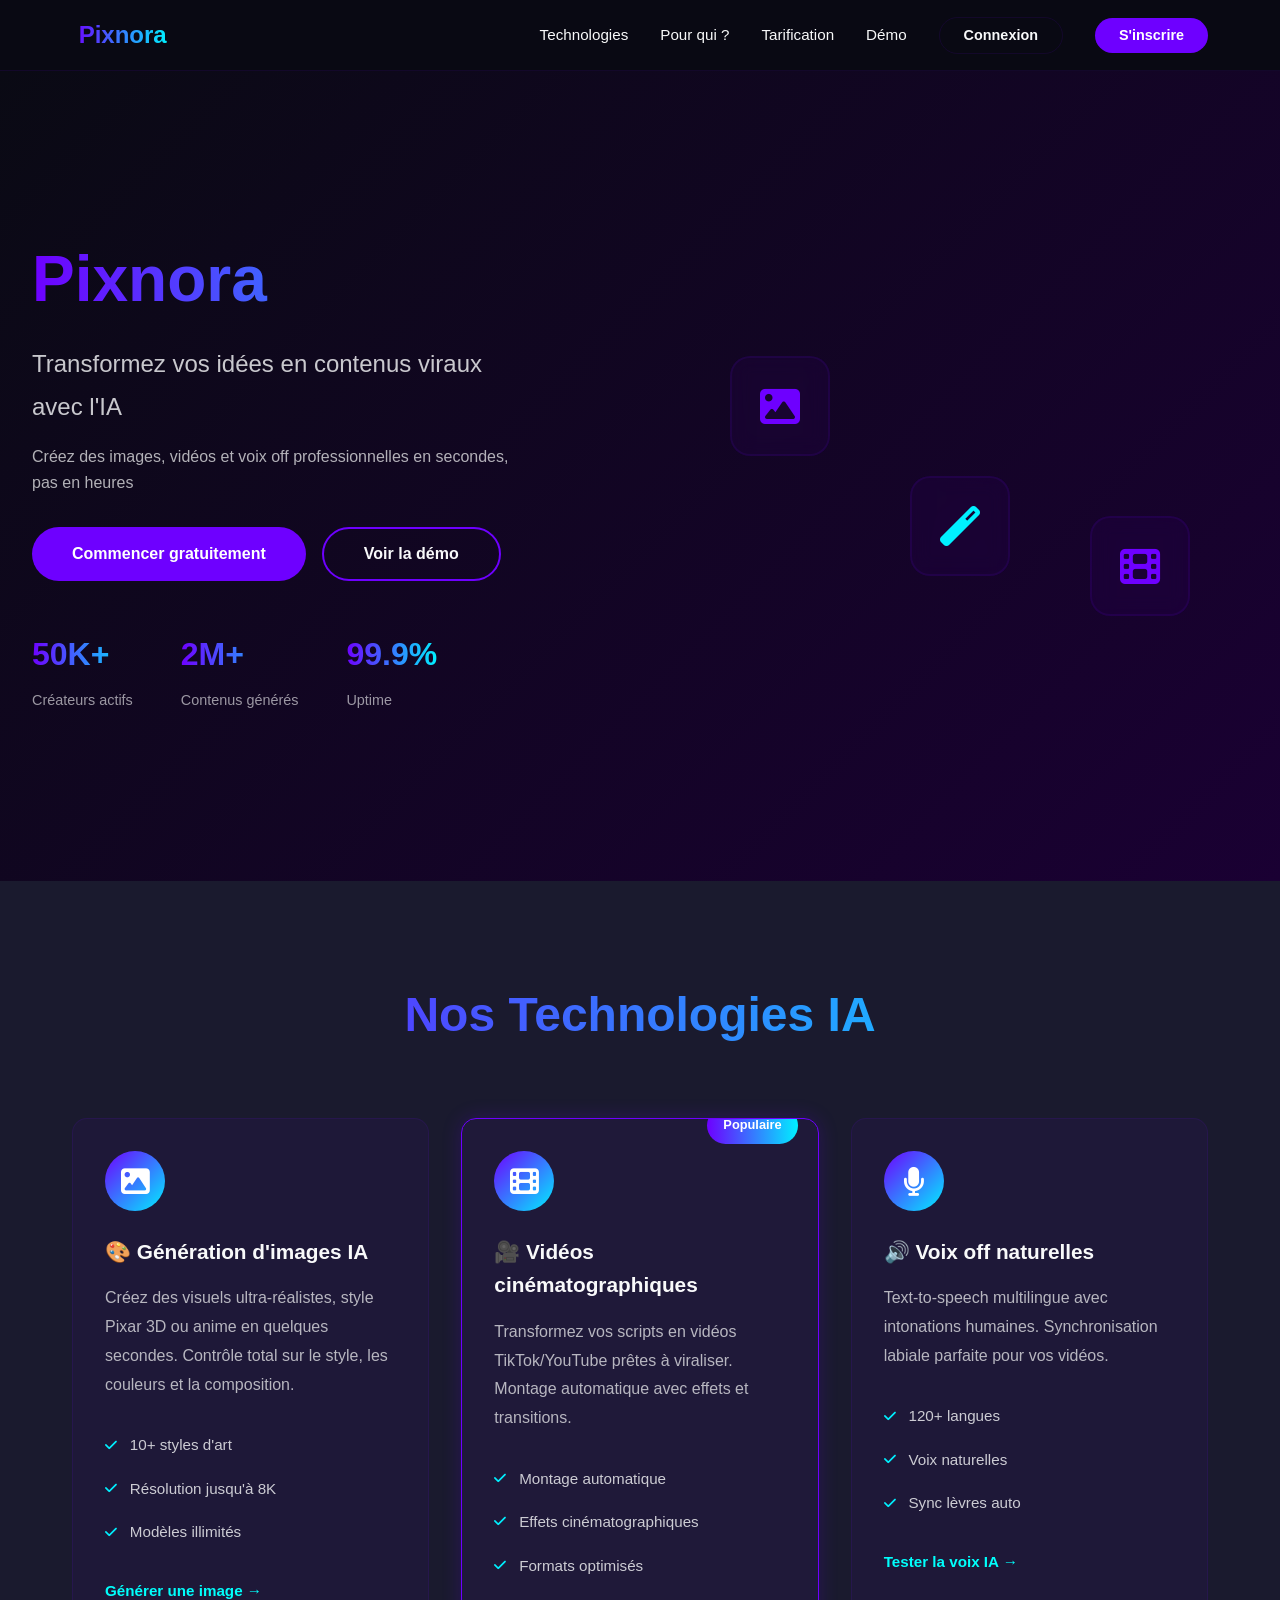
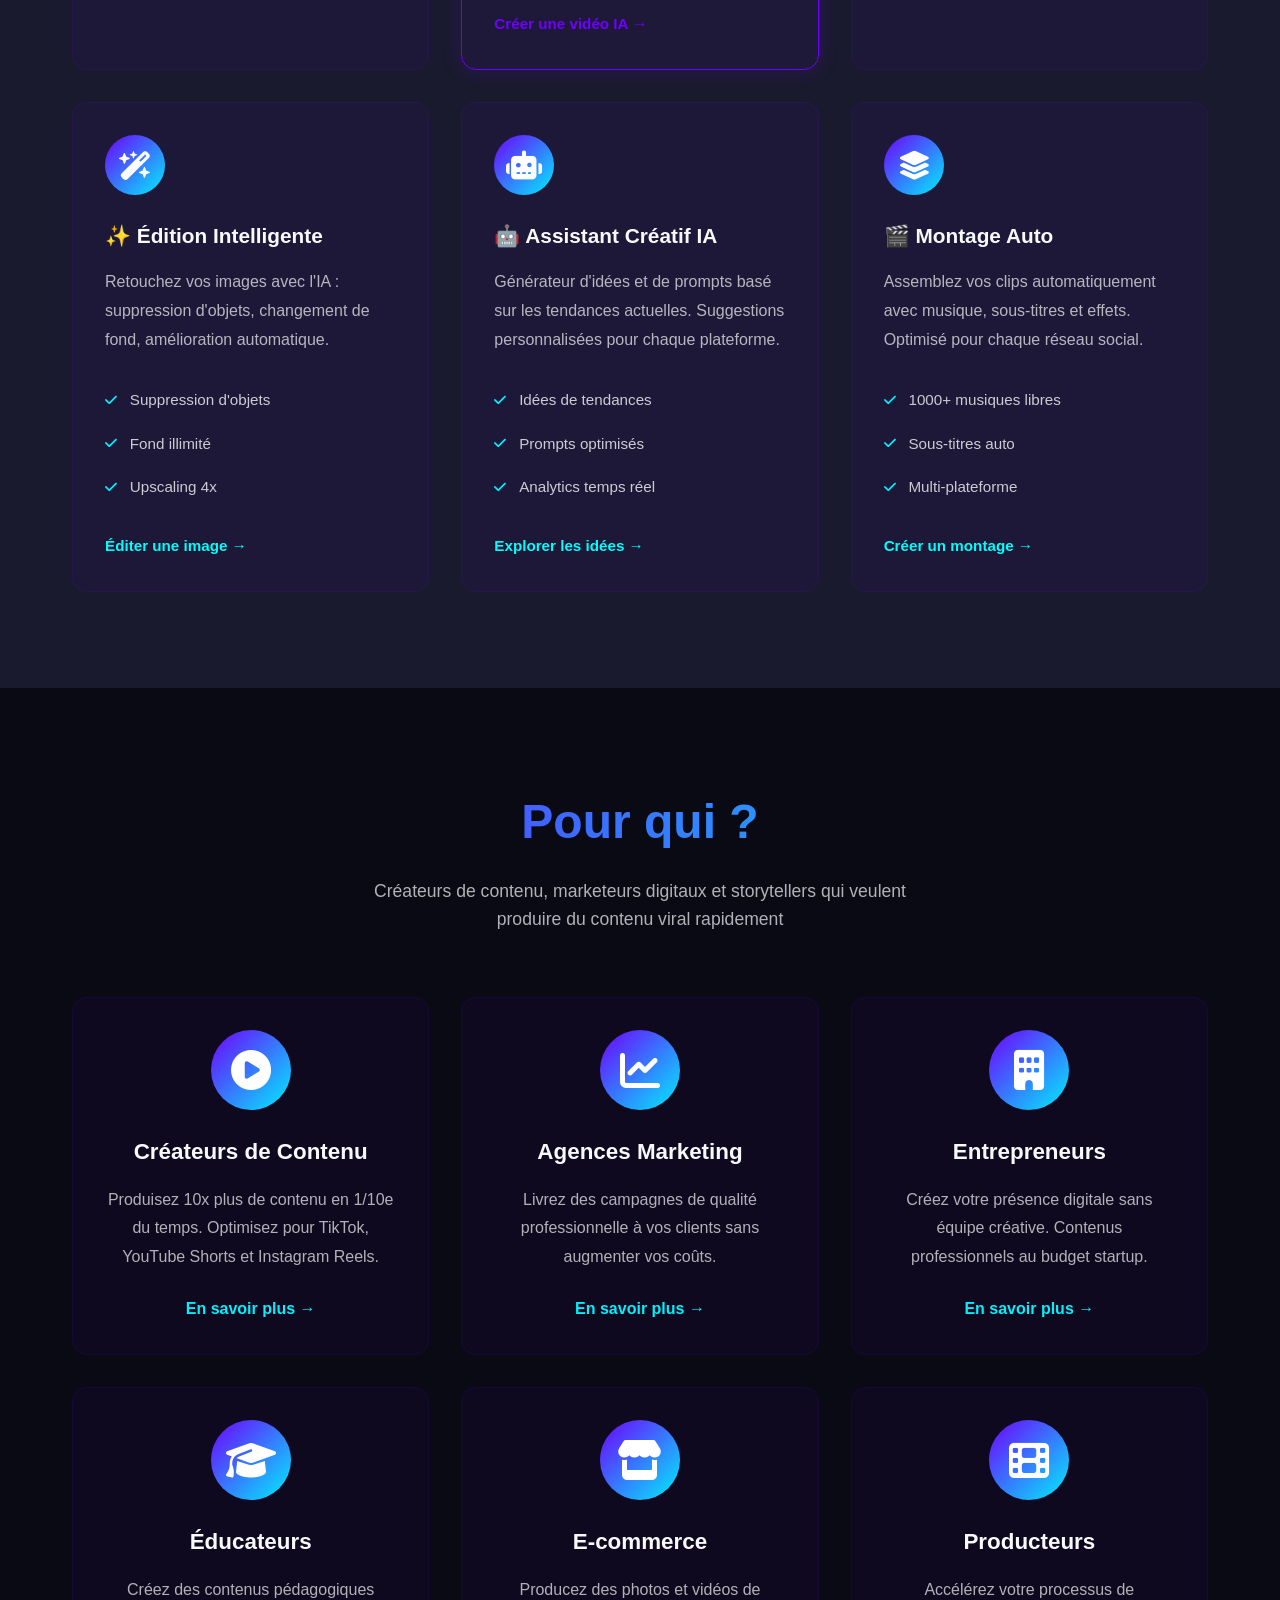
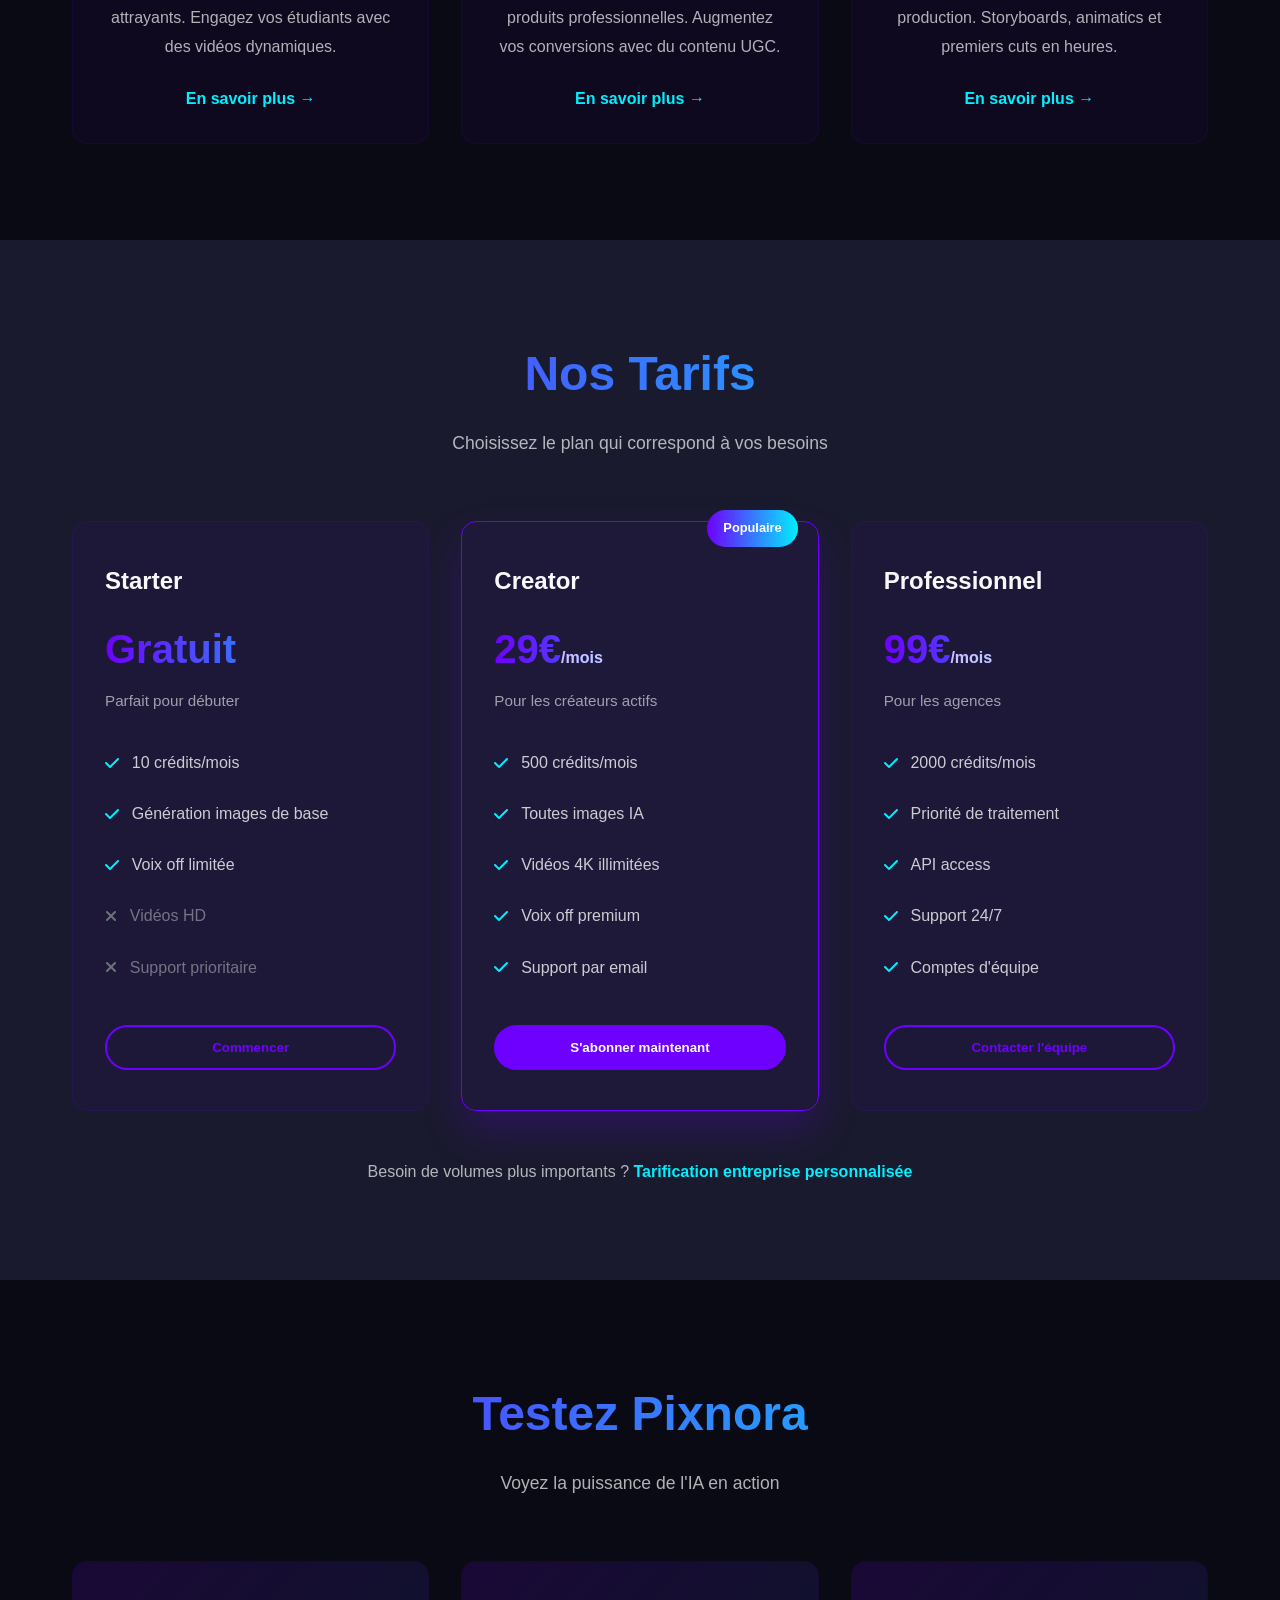
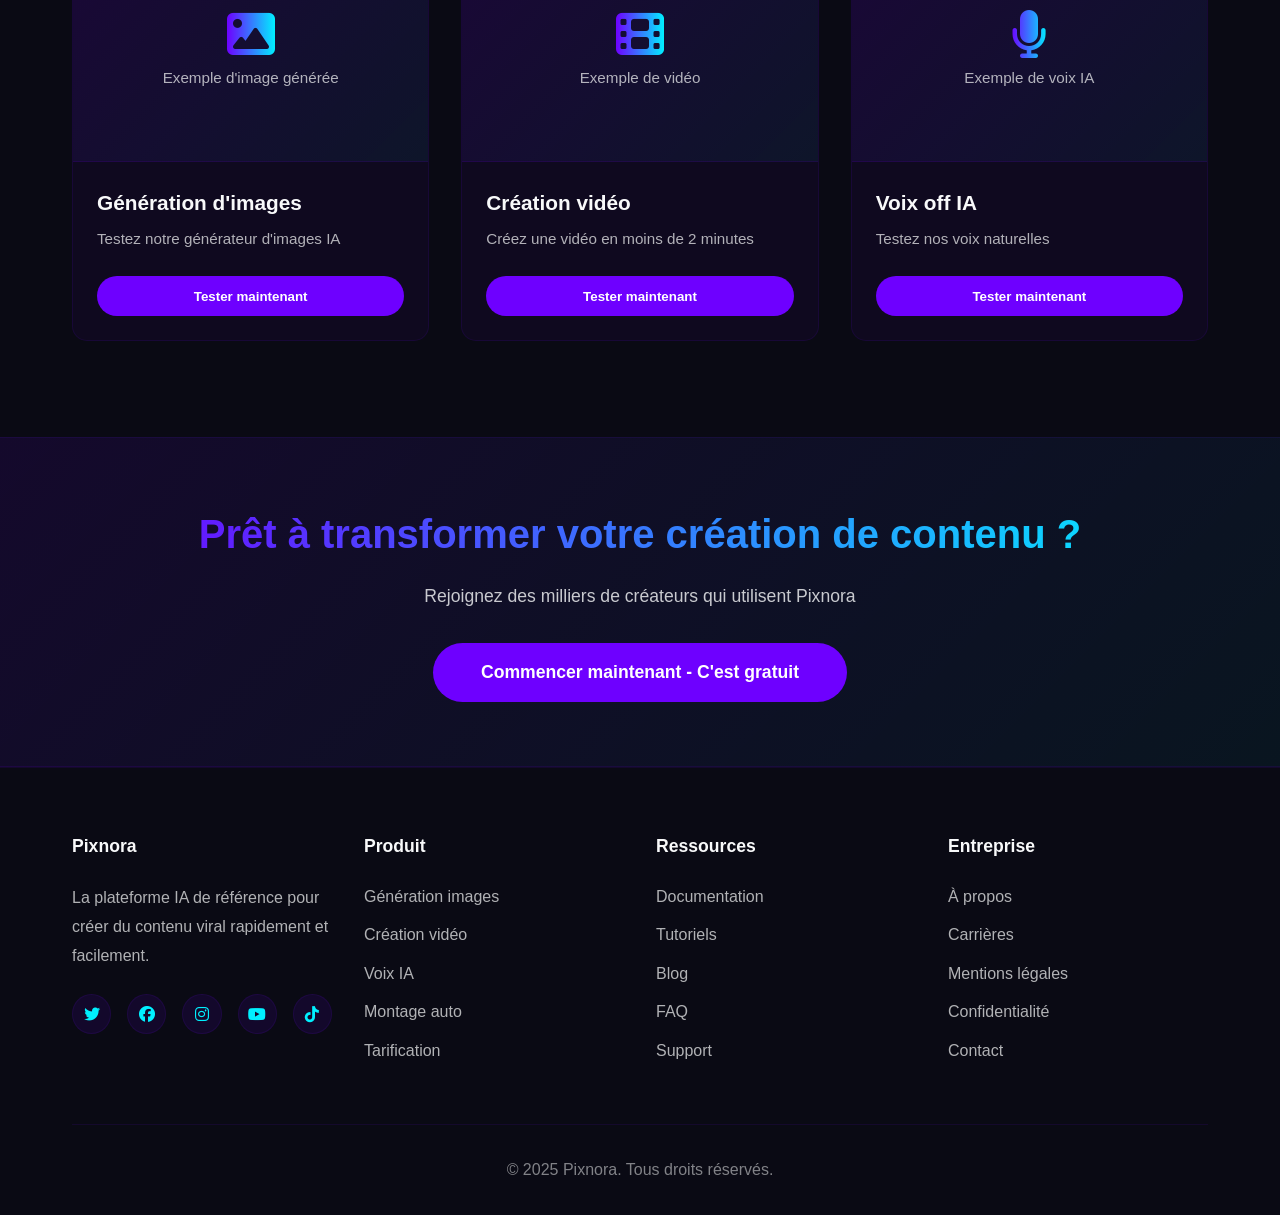
<file: index.html>
<!DOCTYPE html>
<html lang="fr">
<head>
    <meta charset="UTF-8">
    <meta name="viewport" content="width=device-width, initial-scale=1.0">
    <title>Pixnora - Plateforme IA de création de contenus viraux</title>
    <link rel="stylesheet" href="styles.css">
    <link rel="stylesheet" href="https://cdnjs.cloudflare.com/ajax/libs/font-awesome/6.4.0/css/all.min.css">
</head>
<body>
    <!-- Navigation -->
    <nav class="navbar">
        <div class="nav-container">
            <div class="logo">
                <i class="fas fa-sparkles"></i> Pixnora
            </div>
            <div class="nav-menu" id="navMenu">
                <a href="#features" class="nav-link">Technologies</a>
                <a href="#use-cases" class="nav-link">Pour qui ?</a>
                <a href="#pricing" class="nav-link">Tarification</a>
                <a href="#demo" class="nav-link">Démo</a>
                <button class="nav-btn login-btn">Connexion</button>
                <button class="nav-btn signup-btn">S'inscrire</button>
            </div>
            <div class="hamburger" id="hamburger">
                <span></span>
                <span></span>
                <span></span>
            </div>
        </div>
    </nav>

    <!-- Hero Section -->
    <section class="hero">
        <div class="hero-content">
            <h1 class="hero-title">Pixnora</h1>
            <p class="hero-subtitle">
                Transformez vos idées en contenus viraux avec l'IA
            </p>
            <div class="hero-description">
                Créez des images, vidéos et voix off professionnelles en secondes, pas en heures
            </div>
            <div class="hero-buttons">
                <button class="cta-button primary-btn">Commencer gratuitement</button>
                <button class="cta-button secondary-btn">Voir la démo</button>
            </div>
            <div class="hero-stats">
                <div class="stat">
                    <span class="stat-number">50K+</span>
                    <span class="stat-label">Créateurs actifs</span>
                </div>
                <div class="stat">
                    <span class="stat-number">2M+</span>
                    <span class="stat-label">Contenus générés</span>
                </div>
                <div class="stat">
                    <span class="stat-number">99.9%</span>
                    <span class="stat-label">Uptime</span>
                </div>
            </div>
        </div>
        <div class="hero-visual">
            <div class="floating-card card-1">
                <i class="fas fa-image"></i>
            </div>
            <div class="floating-card card-2">
                <i class="fas fa-magic"></i>
            </div>
            <div class="floating-card card-3">
                <i class="fas fa-film"></i>
            </div>
        </div>
    </section>

    <!-- Features Section -->
    <section class="features" id="features">
        <div class="container">
            <h2 class="section-title">Nos Technologies IA</h2>
            <div class="features-grid">
                <!-- Carte 1 -->
                <div class="feature-card">
                    <div class="feature-icon">
                        <i class="fas fa-image"></i>
                    </div>
                    <h3>🎨 Génération d'images IA</h3>
                    <p>Créez des visuels ultra-réalistes, style Pixar 3D ou anime en quelques secondes. Contrôle total sur le style, les couleurs et la composition.</p>
                    <ul class="feature-list">
                        <li><i class="fas fa-check"></i> 10+ styles d'art</li>
                        <li><i class="fas fa-check"></i> Résolution jusqu'à 8K</li>
                        <li><i class="fas fa-check"></i> Modèles illimités</li>
                    </ul>
                    <button class="feature-btn">Générer une image →</button>
                </div>
                
                <!-- Carte 2 -->
                <div class="feature-card featured">
                    <div class="badge-popular">Populaire</div>
                    <div class="feature-icon">
                        <i class="fas fa-film"></i>
                    </div>
                    <h3>🎥 Vidéos cinématographiques</h3>
                    <p>Transformez vos scripts en vidéos TikTok/YouTube prêtes à viraliser. Montage automatique avec effets et transitions.</p>
                    <ul class="feature-list">
                        <li><i class="fas fa-check"></i> Montage automatique</li>
                        <li><i class="fas fa-check"></i> Effets cinématographiques</li>
                        <li><i class="fas fa-check"></i> Formats optimisés</li>
                    </ul>
                    <button class="feature-btn primary">Créer une vidéo IA →</button>
                </div>
                
                <!-- Carte 3 -->
                <div class="feature-card">
                    <div class="feature-icon">
                        <i class="fas fa-microphone"></i>
                    </div>
                    <h3>🔊 Voix off naturelles</h3>
                    <p>Text-to-speech multilingue avec intonations humaines. Synchronisation labiale parfaite pour vos vidéos.</p>
                    <ul class="feature-list">
                        <li><i class="fas fa-check"></i> 120+ langues</li>
                        <li><i class="fas fa-check"></i> Voix naturelles</li>
                        <li><i class="fas fa-check"></i> Sync lèvres auto</li>
                    </ul>
                    <button class="feature-btn">Tester la voix IA →</button>
                </div>

                <!-- Carte 4 -->
                <div class="feature-card">
                    <div class="feature-icon">
                        <i class="fas fa-wand-magic-sparkles"></i>
                    </div>
                    <h3>✨ Édition Intelligente</h3>
                    <p>Retouchez vos images avec l'IA : suppression d'objets, changement de fond, amélioration automatique.</p>
                    <ul class="feature-list">
                        <li><i class="fas fa-check"></i> Suppression d'objets</li>
                        <li><i class="fas fa-check"></i> Fond illimité</li>
                        <li><i class="fas fa-check"></i> Upscaling 4x</li>
                    </ul>
                    <button class="feature-btn">Éditer une image →</button>
                </div>

                <!-- Carte 5 -->
                <div class="feature-card">
                    <div class="feature-icon">
                        <i class="fas fa-robot"></i>
                    </div>
                    <h3>🤖 Assistant Créatif IA</h3>
                    <p>Générateur d'idées et de prompts basé sur les tendances actuelles. Suggestions personnalisées pour chaque plateforme.</p>
                    <ul class="feature-list">
                        <li><i class="fas fa-check"></i> Idées de tendances</li>
                        <li><i class="fas fa-check"></i> Prompts optimisés</li>
                        <li><i class="fas fa-check"></i> Analytics temps réel</li>
                    </ul>
                    <button class="feature-btn">Explorer les idées →</button>
                </div>

                <!-- Carte 6 -->
                <div class="feature-card">
                    <div class="feature-icon">
                        <i class="fas fa-layer-group"></i>
                    </div>
                    <h3>🎬 Montage Auto</h3>
                    <p>Assemblez vos clips automatiquement avec musique, sous-titres et effets. Optimisé pour chaque réseau social.</p>
                    <ul class="feature-list">
                        <li><i class="fas fa-check"></i> 1000+ musiques libres</li>
                        <li><i class="fas fa-check"></i> Sous-titres auto</li>
                        <li><i class="fas fa-check"></i> Multi-plateforme</li>
                    </ul>
                    <button class="feature-btn">Créer un montage →</button>
                </div>
            </div>
        </div>
    </section>

    <!-- Use Cases Section -->
    <section class="use-cases" id="use-cases">
        <div class="container">
            <h2 class="section-title">Pour qui ?</h2>
            <p class="section-subtitle">Créateurs de contenu, marketeurs digitaux et storytellers qui veulent produire du contenu viral rapidement</p>
            
            <div class="use-cases-grid">
                <div class="use-case-card">
                    <div class="use-case-icon">
                        <i class="fas fa-play-circle"></i>
                    </div>
                    <h3>Créateurs de Contenu</h3>
                    <p>Produisez 10x plus de contenu en 1/10e du temps. Optimisez pour TikTok, YouTube Shorts et Instagram Reels.</p>
                    <a href="#" class="use-case-link">En savoir plus →</a>
                </div>

                <div class="use-case-card">
                    <div class="use-case-icon">
                        <i class="fas fa-chart-line"></i>
                    </div>
                    <h3>Agences Marketing</h3>
                    <p>Livrez des campagnes de qualité professionnelle à vos clients sans augmenter vos coûts.</p>
                    <a href="#" class="use-case-link">En savoir plus →</a>
                </div>

                <div class="use-case-card">
                    <div class="use-case-icon">
                        <i class="fas fa-building"></i>
                    </div>
                    <h3>Entrepreneurs</h3>
                    <p>Créez votre présence digitale sans équipe créative. Contenus professionnels au budget startup.</p>
                    <a href="#" class="use-case-link">En savoir plus →</a>
                </div>

                <div class="use-case-card">
                    <div class="use-case-icon">
                        <i class="fas fa-graduation-cap"></i>
                    </div>
                    <h3>Éducateurs</h3>
                    <p>Créez des contenus pédagogiques attrayants. Engagez vos étudiants avec des vidéos dynamiques.</p>
                    <a href="#" class="use-case-link">En savoir plus →</a>
                </div>

                <div class="use-case-card">
                    <div class="use-case-icon">
                        <i class="fas fa-store"></i>
                    </div>
                    <h3>E-commerce</h3>
                    <p>Producez des photos et vidéos de produits professionnelles. Augmentez vos conversions avec du contenu UGC.</p>
                    <a href="#" class="use-case-link">En savoir plus →</a>
                </div>

                <div class="use-case-card">
                    <div class="use-case-icon">
                        <i class="fas fa-film"></i>
                    </div>
                    <h3>Producteurs</h3>
                    <p>Accélérez votre processus de production. Storyboards, animatics et premiers cuts en heures.</p>
                    <a href="#" class="use-case-link">En savoir plus →</a>
                </div>
            </div>
        </div>
    </section>

    <!-- Pricing Section -->
    <section class="pricing" id="pricing">
        <div class="container">
            <h2 class="section-title">Nos Tarifs</h2>
            <p class="section-subtitle">Choisissez le plan qui correspond à vos besoins</p>
            
            <div class="pricing-grid">
                <div class="pricing-card">
                    <h3>Starter</h3>
                    <div class="price">Gratuit</div>
                    <p class="price-subtitle">Parfait pour débuter</p>
                    <ul class="pricing-features">
                        <li><i class="fas fa-check"></i> 10 crédits/mois</li>
                        <li><i class="fas fa-check"></i> Génération images de base</li>
                        <li><i class="fas fa-check"></i> Voix off limitée</li>
                        <li class="disabled"><i class="fas fa-times"></i> Vidéos HD</li>
                        <li class="disabled"><i class="fas fa-times"></i> Support prioritaire</li>
                    </ul>
                    <button class="pricing-btn">Commencer</button>
                </div>

                <div class="pricing-card featured">
                    <div class="badge">Populaire</div>
                    <h3>Creator</h3>
                    <div class="price">29€<span>/mois</span></div>
                    <p class="price-subtitle">Pour les créateurs actifs</p>
                    <ul class="pricing-features">
                        <li><i class="fas fa-check"></i> 500 crédits/mois</li>
                        <li><i class="fas fa-check"></i> Toutes images IA</li>
                        <li><i class="fas fa-check"></i> Vidéos 4K illimitées</li>
                        <li><i class="fas fa-check"></i> Voix off premium</li>
                        <li><i class="fas fa-check"></i> Support par email</li>
                    </ul>
                    <button class="pricing-btn primary-btn">S'abonner maintenant</button>
                </div>

                <div class="pricing-card">
                    <h3>Professionnel</h3>
                    <div class="price">99€<span>/mois</span></div>
                    <p class="price-subtitle">Pour les agences</p>
                    <ul class="pricing-features">
                        <li><i class="fas fa-check"></i> 2000 crédits/mois</li>
                        <li><i class="fas fa-check"></i> Priorité de traitement</li>
                        <li><i class="fas fa-check"></i> API access</li>
                        <li><i class="fas fa-check"></i> Support 24/7</li>
                        <li><i class="fas fa-check"></i> Comptes d'équipe</li>
                    </ul>
                    <button class="pricing-btn">Contacter l'équipe</button>
                </div>
            </div>

            <div class="pricing-comparison">
                <p>Besoin de volumes plus importants ? <a href="#" class="comparison-link">Tarification entreprise personnalisée</a></p>
            </div>
        </div>
    </section>

    <!-- Demo Section -->
    <section class="demo" id="demo">
        <div class="container">
            <h2 class="section-title">Testez Pixnora</h2>
            <p class="section-subtitle">Voyez la puissance de l'IA en action</p>
            
            <div class="demo-grid">
                <div class="demo-card">
                    <div class="demo-preview">
                        <div class="demo-placeholder">
                            <i class="fas fa-image"></i>
                            <p>Exemple d'image générée</p>
                        </div>
                    </div>
                    <h3>Génération d'images</h3>
                    <p>Testez notre générateur d'images IA</p>
                    <button class="demo-btn">Tester maintenant</button>
                </div>

                <div class="demo-card">
                    <div class="demo-preview">
                        <div class="demo-placeholder">
                            <i class="fas fa-film"></i>
                            <p>Exemple de vidéo</p>
                        </div>
                    </div>
                    <h3>Création vidéo</h3>
                    <p>Créez une vidéo en moins de 2 minutes</p>
                    <button class="demo-btn">Tester maintenant</button>
                </div>

                <div class="demo-card">
                    <div class="demo-preview">
                        <div class="demo-placeholder">
                            <i class="fas fa-microphone"></i>
                            <p>Exemple de voix IA</p>
                        </div>
                    </div>
                    <h3>Voix off IA</h3>
                    <p>Testez nos voix naturelles</p>
                    <button class="demo-btn">Tester maintenant</button>
                </div>
            </div>
        </div>
    </section>

    <!-- CTA Section -->
    <section class="cta-section">
        <div class="container">
            <h2>Prêt à transformer votre création de contenu ?</h2>
            <p>Rejoignez des milliers de créateurs qui utilisent Pixnora</p>
            <button class="cta-button primary-btn large-btn">Commencer maintenant - C'est gratuit</button>
        </div>
    </section>

    <!-- Footer -->
    <footer class="footer">
        <div class="container">
            <div class="footer-grid">
                <div class="footer-section">
                    <h4>Pixnora</h4>
                    <p>La plateforme IA de référence pour créer du contenu viral rapidement et facilement.</p>
                    <div class="social-links">
                        <a href="#"><i class="fab fa-twitter"></i></a>
                        <a href="#"><i class="fab fa-facebook"></i></a>
                        <a href="#"><i class="fab fa-instagram"></i></a>
                        <a href="#"><i class="fab fa-youtube"></i></a>
                        <a href="#"><i class="fab fa-tiktok"></i></a>
                    </div>
                </div>

                <div class="footer-section">
                    <h4>Produit</h4>
                    <ul>
                        <li><a href="#">Génération images</a></li>
                        <li><a href="#">Création vidéo</a></li>
                        <li><a href="#">Voix IA</a></li>
                        <li><a href="#">Montage auto</a></li>
                        <li><a href="#">Tarification</a></li>
                    </ul>
                </div>

                <div class="footer-section">
                    <h4>Ressources</h4>
                    <ul>
                        <li><a href="#">Documentation</a></li>
                        <li><a href="#">Tutoriels</a></li>
                        <li><a href="#">Blog</a></li>
                        <li><a href="#">FAQ</a></li>
                        <li><a href="#">Support</a></li>
                    </ul>
                </div>

                <div class="footer-section">
                    <h4>Entreprise</h4>
                    <ul>
                        <li><a href="#">À propos</a></li>
                        <li><a href="#">Carrières</a></li>
                        <li><a href="#">Mentions légales</a></li>
                        <li><a href="#">Confidentialité</a></li>
                        <li><a href="#">Contact</a></li>
                    </ul>
                </div>
            </div>

            <div class="footer-bottom">
                <p>&copy; 2025 Pixnora. Tous droits réservés.</p>
            </div>
        </div>
    </footer>

    <script src="script.js"></script>
</body>
</html>
</file>
<file: styles.css>
:root {
    --primary: #6e00ff;
    --secondary: #00f0ff;
    --dark: #0a0a14;
    --dark-light: #1a1a2e;
    --light: #f8f9fa;
    --gray: #6c757d;
    --border: rgba(110, 0, 255, 0.1);
    --neon: #00fffc;
    --transition: all 0.3s ease;
}

* {
    margin: 0;
    padding: 0;
    box-sizing: border-box;
}

body {
    font-family: 'Inter', -apple-system, BlinkMacSystemFont, 'Segoe UI', sans-serif;
    background-color: var(--dark);
    color: var(--light);
    line-height: 1.6;
    overflow-x: hidden;
}

.container {
    max-width: 1200px;
    margin: 0 auto;
    padding: 0 2rem;
}

/* Animations */
@keyframes neon-glow {
    0% { box-shadow: 0 0 5px var(--primary), 0 0 10px rgba(110, 0, 255, 0.3); }
    50% { box-shadow: 0 0 20px var(--neon), 0 0 30px rgba(0, 240, 255, 0.3); }
    100% { box-shadow: 0 0 5px var(--primary), 0 0 10px rgba(110, 0, 255, 0.3); }
}

@keyframes float {
    0%, 100% { transform: translateY(0px); }
    50% { transform: translateY(-20px); }
}

@keyframes text-glow {
    0% { text-shadow: 0 0 5px rgba(110, 0, 255, 0.3); }
    50% { text-shadow: 0 0 15px var(--neon), 0 0 25px rgba(0, 240, 255, 0.2); }
    100% { text-shadow: 0 0 5px rgba(110, 0, 255, 0.3); }
}

@keyframes slide-in {
    from {
        opacity: 0;
        transform: translateY(20px);
    }
    to {
        opacity: 1;
        transform: translateY(0);
    }
}

@keyframes pulse-glow {
    0%, 100% { border-color: rgba(110, 0, 255, 0.2); }
    50% { border-color: var(--neon); }
}

/* Navigation */
.navbar {
    background: rgba(10, 10, 20, 0.95);
    backdrop-filter: blur(10px);
    border-bottom: 1px solid var(--border);
    position: sticky;
    top: 0;
    z-index: 1000;
    padding: 1rem 0;
    transition: var(--transition);
}

.navbar:hover {
    box-shadow: 0 5px 20px rgba(110, 0, 255, 0.1);
}

.nav-container {
    max-width: 1200px;
    margin: 0 auto;
    padding: 0 2rem;
    display: flex;
    justify-content: space-between;
    align-items: center;
}

.logo {
    font-size: 1.5rem;
    font-weight: 700;
    background: linear-gradient(90deg, var(--primary), var(--secondary));
    -webkit-background-clip: text;
    background-clip: text;
    color: transparent;
    cursor: pointer;
    animation: text-glow 3s infinite;
}

.nav-menu {
    display: flex;
    gap: 2rem;
    align-items: center;
}

.nav-link {
    color: var(--light);
    text-decoration: none;
    transition: var(--transition);
    font-size: 0.95rem;
    position: relative;
}

.nav-link::after {
    content: '';
    position: absolute;
    bottom: -5px;
    left: 0;
    width: 0;
    height: 2px;
    background: var(--secondary);
    transition: width 0.3s ease;
}

.nav-link:hover::after {
    width: 100%;
}

.nav-link:hover {
    color: var(--secondary);
}

.nav-btn {
    padding: 0.6rem 1.5rem;
    border: none;
    border-radius: 25px;
    font-weight: 600;
    cursor: pointer;
    transition: var(--transition);
    font-size: 0.9rem;
}

.login-btn {
    background: transparent;
    color: var(--light);
    border: 1px solid var(--border);
}

.login-btn:hover {
    border-color: var(--primary);
    color: var(--primary);
}

.signup-btn {
    background: var(--primary);
    color: white;
    animation: neon-glow 3s infinite;
}

.signup-btn:hover {
    transform: translateY(-2px);
    box-shadow: 0 8px 25px rgba(110, 0, 255, 0.5);
}

.hamburger {
    display: none;
    flex-direction: column;
    cursor: pointer;
}

.hamburger span {
    width: 25px;
    height: 3px;
    background: var(--light);
    margin: 5px 0;
    transition: var(--transition);
    border-radius: 2px;
}

/* Hero Section */
.hero {
    background: linear-gradient(135deg, var(--dark) 0%, #1a0033 100%);
    padding: 8rem 2rem;
    display: flex;
    align-items: center;
    justify-content: space-between;
    gap: 4rem;
    min-height: 90vh;
    position: relative;
    overflow: hidden;
}

.hero-content {
    flex: 1;
    z-index: 10;
}

.hero-title {
    font-size: clamp(2.5rem, 8vw, 4rem);
    background: linear-gradient(90deg, var(--primary), var(--secondary));
    -webkit-background-clip: text;
    background-clip: text;
    color: transparent;
    margin-bottom: 1.5rem;
    font-weight: 800;
    line-height: 1.2;
    animation: float 4s infinite ease-in-out;
}

.hero-subtitle {
    font-size: clamp(1.1rem, 2vw, 1.5rem);
    color: rgba(248, 249, 250, 0.8);
    max-width: 500px;
    margin-bottom: 1rem;
    line-height: 1.8;
}

.hero-description {
    font-size: 1rem;
    color: rgba(248, 249, 250, 0.7);
    max-width: 500px;
    margin-bottom: 2rem;
}

.hero-buttons {
    display: flex;
    gap: 1rem;
    flex-wrap: wrap;
    margin-bottom: 3rem;
}

.cta-button {
    padding: 1rem 2.5rem;
    font-size: 1rem;
    border-radius: 50px;
    cursor: pointer;
    font-weight: 600;
    transition: var(--transition);
    border: none;
    white-space: nowrap;
}

.primary-btn {
    background: var(--primary);
    color: white;
}

.primary-btn:hover {
    transform: translateY(-3px);
    box-shadow: 0 10px 30px rgba(110, 0, 255, 0.4);
}

.secondary-btn {
    background: transparent;
    color: var(--light);
    border: 2px solid var(--primary);
}

.secondary-btn:hover {
    background: var(--primary);
    transform: translateY(-3px);
}

.large-btn {
    font-size: 1.1rem;
    padding: 1.2rem 3rem;
}

/* Hero Stats */
.hero-stats {
    display: flex;
    gap: 3rem;
    margin-top: 2rem;
}

.stat {
    display: flex;
    flex-direction: column;
}

.stat-number {
    font-size: 2rem;
    font-weight: 700;
    background: linear-gradient(90deg, var(--primary), var(--secondary));
    -webkit-background-clip: text;
    background-clip: text;
    color: transparent;
}

.stat-label {
    font-size: 0.9rem;
    color: rgba(248, 249, 250, 0.6);
    margin-top: 0.5rem;
}

.hero-visual {
    flex: 1;
    position: relative;
    height: 400px;
    display: flex;
    align-items: center;
    justify-content: center;
}

.floating-card {
    position: absolute;
    width: 100px;
    height: 100px;
    border: 2px solid var(--border);
    border-radius: 20px;
    display: flex;
    align-items: center;
    justify-content: center;
    font-size: 2.5rem;
    background: rgba(110, 0, 255, 0.05);
    animation: float 4s ease-in-out infinite;
    backdrop-filter: blur(10px);
}

.card-1 {
    color: var(--primary);
    animation-delay: 0s;
    top: 20%;
    left: 10%;
}

.card-2 {
    color: var(--secondary);
    animation-delay: 1s;
    top: 50%;
    left: 50%;
    transform: translateX(-50%);
}

.card-3 {
    color: var(--primary);
    animation-delay: 2s;
    top: 60%;
    right: 10%;
}

/* Features Section */
.features {
    padding: 6rem 2rem;
    background: var(--dark-light);
}

.section-title {
    font-size: clamp(2rem, 5vw, 3rem);
    text-align: center;
    margin-bottom: 1rem;
    background: linear-gradient(90deg, var(--primary), var(--secondary));
    -webkit-background-clip: text;
    background-clip: text;
    color: transparent;
    font-weight: 700;
}

.section-subtitle {
    text-align: center;
    color: rgba(248, 249, 250, 0.7);
    font-size: 1.1rem;
    margin-bottom: 4rem;
    max-width: 600px;
    margin-left: auto;
    margin-right: auto;
}

.features-grid {
    display: grid;
    grid-template-columns: repeat(auto-fit, minmax(320px, 1fr));
    gap: 2rem;
    margin-top: 4rem;
}

.feature-card {
    background: rgba(110, 0, 255, 0.05);
    border: 1px solid var(--border);
    padding: 2rem;
    border-radius: 15px;
    transition: var(--transition);
    text-align: left;
    position: relative;
    overflow: hidden;
}

.feature-card::before {
    content: '';
    position: absolute;
    top: 0;
    left: -100%;
    width: 100%;
    height: 100%;
    background: linear-gradient(90deg, transparent, rgba(0, 240, 255, 0.1), transparent);
    transition: left 0.5s ease;
    pointer-events: none;
}

.feature-card:hover::before {
    left: 100%;
}

.feature-card:hover {
    border-color: var(--neon);
    transform: translateY(-5px);
    box-shadow: 0 10px 30px rgba(110, 0, 255, 0.15);
    animation: neon-glow 1.5s ease-in-out;
}

.feature-card.featured {
    border-color: var(--primary);
    box-shadow: 0 0 20px rgba(110, 0, 255, 0.2);
}

.badge-popular {
    position: absolute;
    top: -12px;
    right: 20px;
    background: linear-gradient(90deg, var(--primary), var(--secondary));
    color: white;
    padding: 0.5rem 1rem;
    border-radius: 20px;
    font-size: 0.8rem;
    font-weight: 600;
    animation: neon-glow 3s infinite;
}

.feature-icon {
    width: 60px;
    height: 60px;
    background: linear-gradient(135deg, var(--primary), var(--secondary));
    border-radius: 50%;
    display: flex;
    align-items: center;
    justify-content: center;
    font-size: 1.8rem;
    color: white;
    margin-bottom: 1.5rem;
}

.feature-card h3 {
    font-size: 1.3rem;
    margin-bottom: 1rem;
    color: var(--light);
}

.feature-card p {
    color: rgba(248, 249, 250, 0.7);
    line-height: 1.8;
    margin-bottom: 1.5rem;
}

.feature-list {
    list-style: none;
    margin-bottom: 1.5rem;
}

.feature-list li {
    padding: 0.6rem 0;
    color: rgba(248, 249, 250, 0.8);
    display: flex;
    align-items: center;
    gap: 0.8rem;
    font-size: 0.95rem;
}

.feature-list li i {
    color: var(--secondary);
    font-size: 0.85rem;
}

.feature-btn {
    background: none;
    border: none;
    color: var(--neon);
    cursor: pointer;
    font-weight: 600;
    font-size: 0.95rem;
    transition: var(--transition);
}

.feature-btn:hover {
    color: var(--secondary);
    transform: translateX(5px);
}

.feature-btn.primary {
    color: var(--primary);
}

/* Use Cases Section */
.use-cases {
    padding: 6rem 2rem;
    background: var(--dark);
}

.use-cases-grid {
    display: grid;
    grid-template-columns: repeat(auto-fit, minmax(300px, 1fr));
    gap: 2rem;
    margin-top: 4rem;
}

.use-case-card {
    background: rgba(110, 0, 255, 0.05);
    border: 1px solid var(--border);
    padding: 2rem;
    border-radius: 15px;
    transition: var(--transition);
    text-align: center;
}

.use-case-card:hover {
    border-color: var(--primary);
    transform: translateY(-5px);
    box-shadow: 0 10px 30px rgba(110, 0, 255, 0.15);
}

.use-case-icon {
    width: 80px;
    height: 80px;
    background: linear-gradient(135deg, var(--primary), var(--secondary));
    border-radius: 50%;
    display: flex;
    align-items: center;
    justify-content: center;
    font-size: 2.5rem;
    color: white;
    margin: 0 auto 1.5rem;
}

.use-case-card h3 {
    font-size: 1.4rem;
    margin-bottom: 1rem;
    color: var(--light);
}

.use-case-card p {
    color: rgba(248, 249, 250, 0.7);
    line-height: 1.8;
    margin-bottom: 1.5rem;
}

.use-case-link {
    color: var(--secondary);
    text-decoration: none;
    font-weight: 600;
    transition: var(--transition);
    display: inline-block;
}

.use-case-link:hover {
    color: var(--neon);
    transform: translateX(5px);
}

/* Pricing Section */
.pricing {
    padding: 6rem 2rem;
    background: var(--dark-light);
}

.pricing-grid {
    display: grid;
    grid-template-columns: repeat(auto-fit, minmax(320px, 1fr));
    gap: 2rem;
    margin-top: 4rem;
}

.pricing-card {
    background: rgba(110, 0, 255, 0.05);
    border: 1px solid var(--border);
    padding: 2.5rem 2rem;
    border-radius: 15px;
    transition: var(--transition);
    position: relative;
    display: flex;
    flex-direction: column;
}

.pricing-card:hover {
    border-color: var(--primary);
    box-shadow: 0 10px 40px rgba(110, 0, 255, 0.15);
}

.pricing-card.featured {
    border-color: var(--primary);
    transform: scale(1.05);
    box-shadow: 0 20px 40px rgba(110, 0, 255, 0.2);
}

.badge {
    position: absolute;
    top: -12px;
    right: 20px;
    background: linear-gradient(90deg, var(--primary), var(--secondary));
    color: white;
    padding: 0.5rem 1rem;
    border-radius: 20px;
    font-size: 0.8rem;
    font-weight: 600;
    animation: neon-glow 3s infinite;
}

.pricing-card h3 {
    font-size: 1.5rem;
    margin-bottom: 1rem;
    color: var(--light);
}

.price {
    font-size: 2.5rem;
    font-weight: 700;
    background: linear-gradient(90deg, var(--primary), var(--secondary));
    -webkit-background-clip: text;
    background-clip: text;
    color: transparent;
    margin-bottom: 0.5rem;
}

.price span {
    font-size: 1rem;
    color: rgba(248, 249, 250, 0.7);
}

.price-subtitle {
    color: rgba(248, 249, 250, 0.6);
    font-size: 0.95rem;
    margin-bottom: 1.5rem;
}

.pricing-features {
    list-style: none;
    margin-bottom: 2rem;
    flex-grow: 1;
}

.pricing-features li {
    padding: 0.8rem 0;
    color: rgba(248, 249, 250, 0.8);
    display: flex;
    align-items: center;
    gap: 0.8rem;
}

.pricing-features li i {
    color: var(--secondary);
}

.pricing-features li.disabled {
    color: rgba(248, 249, 250, 0.4);
}

.pricing-features li.disabled i {
    color: var(--gray);
}

.pricing-btn {
    padding: 0.8rem 2rem;
    border: 2px solid var(--primary);
    background: transparent;
    color: var(--primary);
    border-radius: 50px;
    font-weight: 600;
    cursor: pointer;
    transition: var(--transition);
}

.pricing-btn:hover {
    background: var(--primary);
    color: white;
}

.pricing-card.featured .pricing-btn {
    background: var(--primary);
    color: white;
    border-color: var(--primary);
}

.pricing-card.featured .pricing-btn:hover {
    box-shadow: 0 10px 30px rgba(110, 0, 255, 0.4);
}

.pricing-comparison {
    text-align: center;
    margin-top: 3rem;
    color: rgba(248, 249, 250, 0.7);
}

.comparison-link {
    color: var(--secondary);
    text-decoration: none;
    font-weight: 600;
    transition: var(--transition);
}

.comparison-link:hover {
    color: var(--neon);
}

/* Demo Section */
.demo {
    padding: 6rem 2rem;
    background: var(--dark);
}

.demo-grid {
    display: grid;
    grid-template-columns: repeat(auto-fit, minmax(320px, 1fr));
    gap: 2rem;
    margin-top: 4rem;
}

.demo-card {
    background: rgba(110, 0, 255, 0.05);
    border: 1px solid var(--border);
    border-radius: 15px;
    overflow: hidden;
    transition: var(--transition);
}

.demo-card:hover {
    border-color: var(--neon);
    box-shadow: 0 10px 30px rgba(110, 0, 255, 0.15);
    transform: translateY(-5px);
}

.demo-preview {
    width: 100%;
    height: 200px;
    background: linear-gradient(135deg, rgba(110, 0, 255, 0.1), rgba(0, 240, 255, 0.05));
    display: flex;
    align-items: center;
    justify-content: center;
    border-bottom: 1px solid var(--border);
}

.demo-placeholder {
    text-align: center;
}

.demo-placeholder i {
    font-size: 3rem;
    background: linear-gradient(90deg, var(--primary), var(--secondary));
    -webkit-background-clip: text;
    background-clip: text;
    color: transparent;
    margin-bottom: 0.5rem;
}

.demo-placeholder p {
    color: rgba(248, 249, 250, 0.6);
    font-size: 0.9rem;
}

.demo-card h3 {
    font-size: 1.3rem;
    margin: 1.5rem 0 0.5rem 0;
    color: var(--light);
    padding: 0 1.5rem;
}

.demo-card p {
    color: rgba(248, 249, 250, 0.7);
    font-size: 0.95rem;
    padding: 0 1.5rem;
    margin-bottom: 1.5rem;
}

.demo-btn {
    background: var(--primary);
    color: white;
    border: none;
    padding: 0.8rem 1.5rem;
    border-radius: 25px;
    cursor: pointer;
    font-weight: 600;
    margin: 0 1.5rem 1.5rem 1.5rem;
    transition: var(--transition);
    width: calc(100% - 3rem);
}

.demo-btn:hover {
    background: var(--secondary);
    transform: translateY(-2px);
    box-shadow: 0 5px 15px rgba(0, 240, 255, 0.3);
}

/* CTA Section */
.cta-section {
    padding: 4rem 2rem;
    background: linear-gradient(135deg, rgba(110, 0, 255, 0.1), rgba(0, 240, 255, 0.05));
    border-top: 1px solid var(--border);
    border-bottom: 1px solid var(--border);
    text-align: center;
}

.cta-section h2 {
    font-size: 2.5rem;
    margin-bottom: 1rem;
    background: linear-gradient(90deg, var(--primary), var(--secondary));
    -webkit-background-clip: text;
    background-clip: text;
    color: transparent;
}

.cta-section p {
    font-size: 1.1rem;
    color: rgba(248, 249, 250, 0.8);
    margin-bottom: 2rem;
}

/* Footer */
.footer {
    background: rgba(10, 10, 20, 0.5);
    border-top: 1px solid var(--border);
    padding: 4rem 2rem 2rem;
}

.footer-grid {
    display: grid;
    grid-template-columns: repeat(auto-fit, minmax(250px, 1fr));
    gap: 2rem;
    margin-bottom: 3rem;
}

.footer-section h4 {
    font-size: 1.1rem;
    margin-bottom: 1.5rem;
    color: var(--light);
}

.footer-section p {
    color: rgba(248, 249, 250, 0.7);
    line-height: 1.8;
    margin-bottom: 1rem;
}

.footer-section ul {
    list-style: none;
}

.footer-section ul li {
    margin-bottom: 0.8rem;
}

.footer-section a {
    color: rgba(248, 249, 250, 0.7);
    text-decoration: none;
    transition: var(--transition);
}

.footer-section a:hover {
    color: var(--secondary);
}

.social-links {
    display: flex;
    gap: 1rem;
    margin-top: 1.5rem;
}

.social-links a {
    width: 40px;
    height: 40px;
    background: rgba(110, 0, 255, 0.1);
    border: 1px solid var(--border);
    border-radius: 50%;
    display: flex;
    align-items: center;
    justify-content: center;
    color: var(--secondary);
    transition: var(--transition);
}

.social-links a:hover {
    background: var(--primary);
    color: white;
    border-color: var(--primary);
    transform: translateY(-3px);
}

.footer-bottom {
    padding-top: 2rem;
    border-top: 1px solid var(--border);
    text-align: center;
    color: rgba(248, 249, 250, 0.5);
}

/* Responsive Design */
@media (max-width: 768px) {
    .nav-menu {
        position: absolute;
        top: 70px;
        left: 0;
        flex-direction: column;
        background: rgba(10, 10, 20, 0.98);
        width: 100%;
        text-align: center;
        display: none;
        gap: 1rem;
        padding: 2rem 0;
        border-bottom: 1px solid var(--border);
    }

    .nav-menu.active {
        display: flex;
    }

    .hamburger {
        display: flex;
    }

    .hero {
        flex-direction: column;
        padding: 4rem 2rem;
        gap: 2rem;
    }

    .hero-visual {
        display: none;
    }

    .hero-title {
        font-size: 2rem;
    }

    .hero-subtitle {
        font-size: 1rem;
    }

    .hero-buttons {
        flex-direction: column;
    }

    .cta-button {
        width: 100%;
    }

    .hero-stats {
        flex-direction: column;
        gap: 1.5rem;
    }

    .features-grid,
    .pricing-grid,
    .testimonials-grid,
    .use-cases-grid,
    .demo-grid {
        grid-template-columns: 1fr;
    }

    .pricing-card.featured {
        transform: scale(1);
    }

    .section-title {
        font-size: 1.8rem;
    }

    .cta-section h2 {
        font-size: 1.8rem;
    }
}

@media (max-width: 480px) {
    .nav-menu {
        gap: 0.5rem;
        padding: 1rem 0;
    }

    .nav-link {
        font-size: 0.85rem;
    }

    .nav-btn {
        padding: 0.5rem 1rem;
        font-size: 0.8rem;
    }

    .hero {
        padding: 3rem 1.5rem;
    }

    .hero-title {
        font-size: 1.5rem;
    }

    .hero-subtitle {
        font-size: 0.9rem;
    }

    .cta-button {
        padding: 0.8rem 1.5rem;
        font-size: 0.9rem;
    }

    .section-title {
        font-size: 1.5rem;
    }

    .feature-card,
    .pricing-card,
    .testimonial-card,
    .use-case-card,
    .demo-card {
        padding: 1.5rem;
    }

    .hero-stats {
        gap: 1rem;
    }

    .stat-number {
        font-size: 1.5rem;
    }
}
</file>
